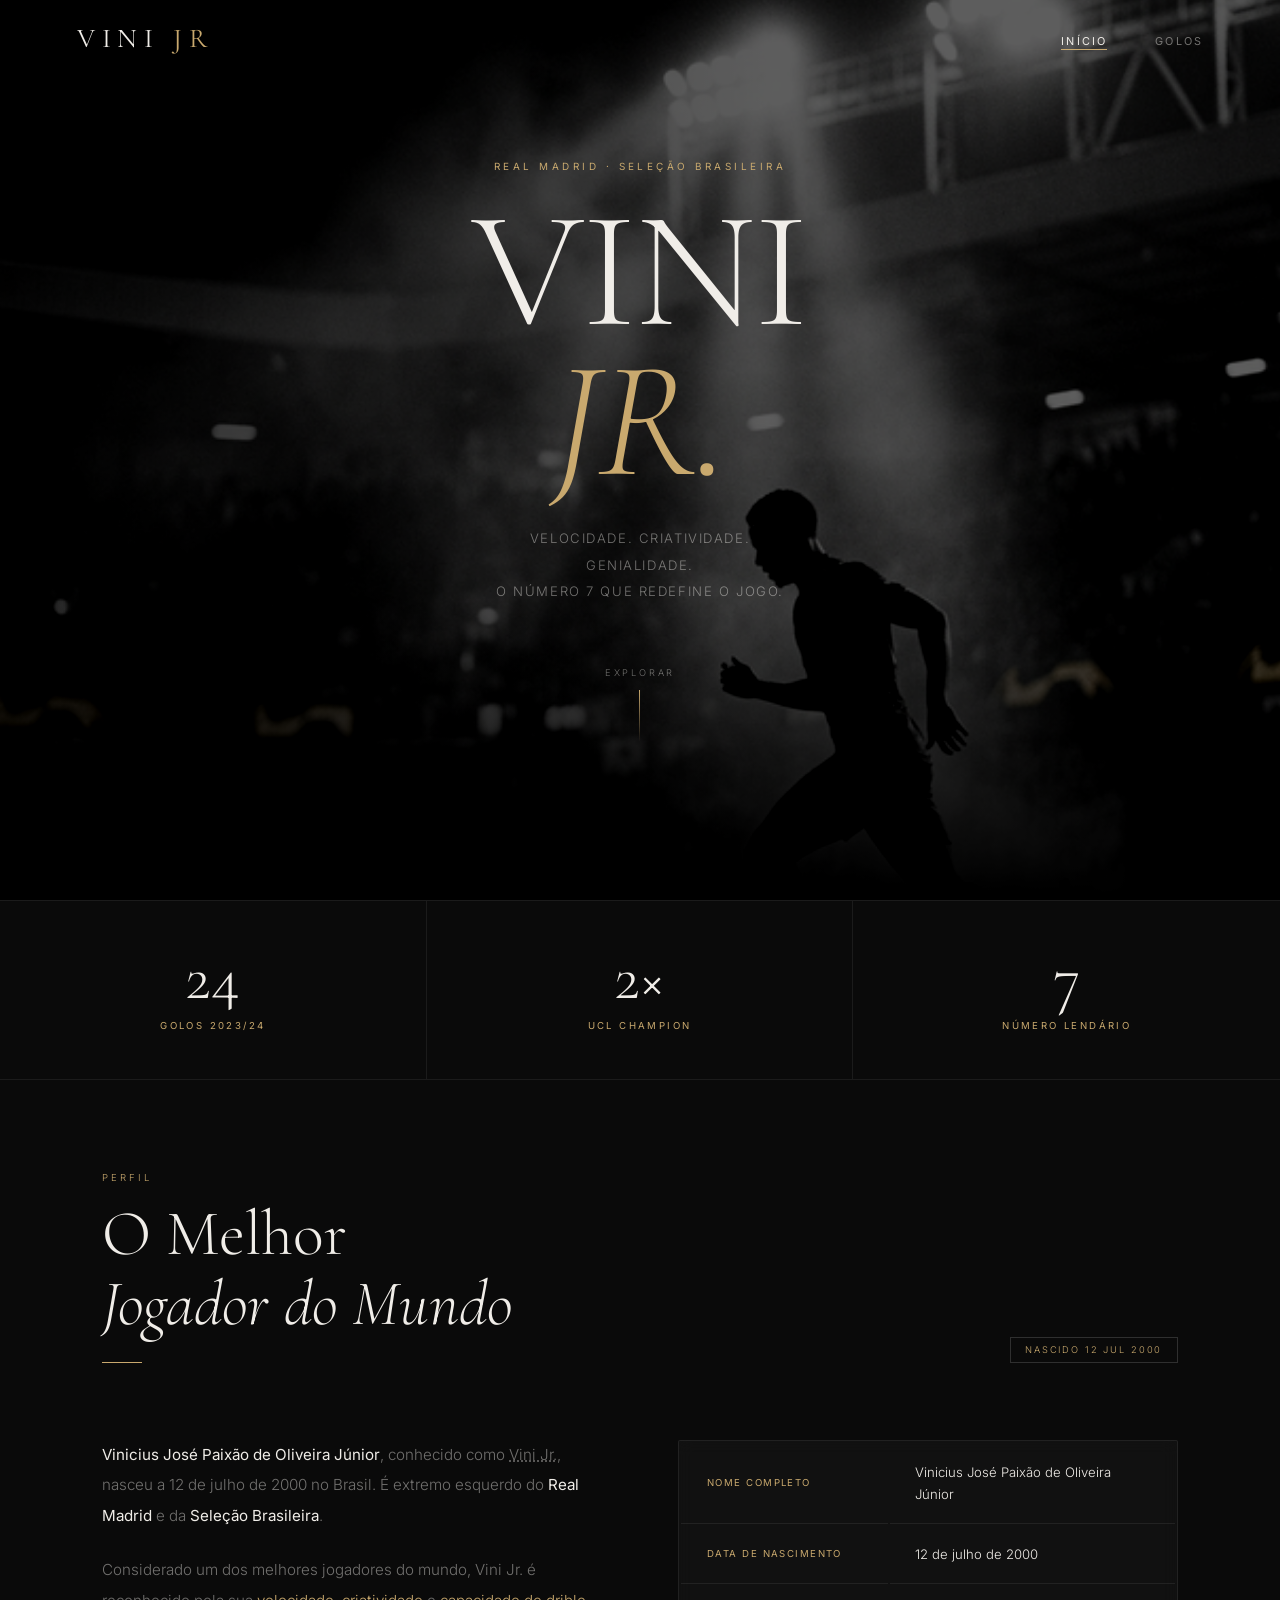
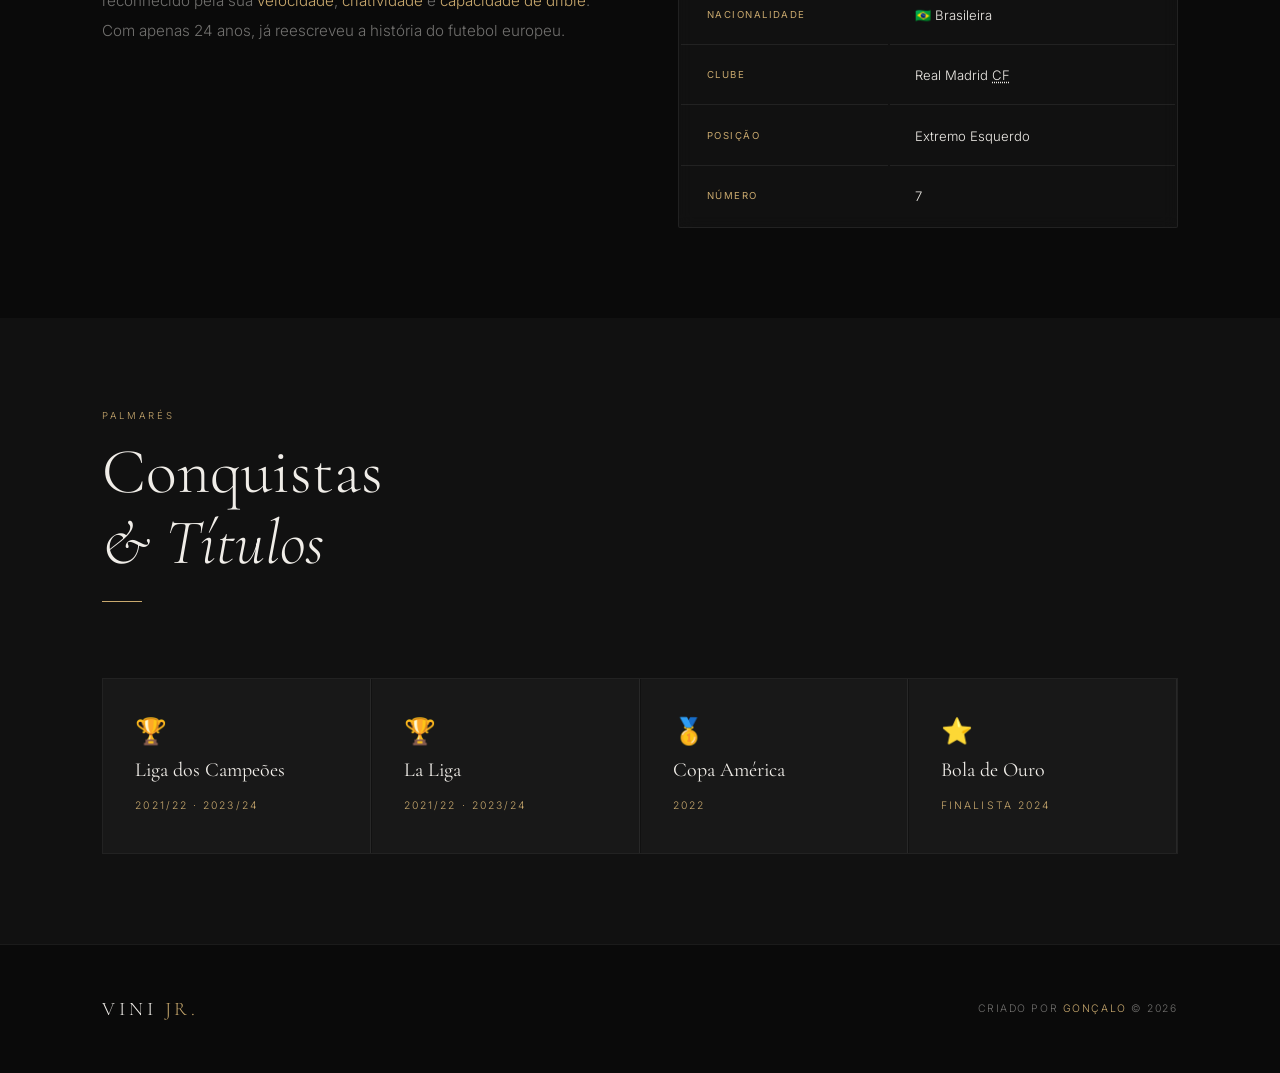
<file: index.html>
<!DOCTYPE html>

<html lang="pt">

<head>
    <meta charset="UTF-8">
    <meta name="viewport" content="width=device-width, initial-scale=1.0">
    <meta name="description"
        content="Site dedicado a Vinicius Jr., o melhor jogador do mundo. Golos, dribles e muito mais.">
    <title>Vini Jr. — O Melhor do Mundo</title>
    <link rel="stylesheet" href="style.css">
    <link rel="icon" href="favicon.ico" type="image/x-icon">
</head>

<body>

    <!-- ── NAV ────────────────────────────────────────── -->
    <header class="nav" id="nav">
        <a href="index.html" class="nav__logo">VINI <span>JR</span></a>
        <nav>
            <ul class="nav__links">
                <li><a href="index.html" class="active">Início</a></li>
                <li><a href="golos.html">Golos</a></li>
            </ul>
        </nav>
    </header>

    <main>

        <!-- ── HERO ───────────────────────────────────── -->
        <section class="hero" aria-label="Secção principal">
            <div class="hero__bg" role="img" aria-label="Fotografia cinematográfica de Vini Jr."></div>
            <div class="hero__content">
                <p class="hero__eyebrow">Real Madrid · Seleção Brasileira</p>
                <h1 class="hero__title">VINI<br><em>JR.</em></h1>
                <p class="hero__sub">Velocidade. Criatividade. Genialidade.<br>O número 7 que redefine o jogo.</p>
                <a href="#bio" class="hero__scroll" aria-label="Rolar para baixo">
                    <span>Explorar</span>
                    <div class="scroll-line"></div>
                </a>
            </div>
        </section>

        <!-- ── STAT BAR ────────────────────────────────── -->
        <div class="stat-bar" role="region" aria-label="Estatísticas">
            <div class="stat-bar__item reveal">
                <div class="stat-bar__num">24</div>
                <div class="stat-bar__label">Golos 2023/24</div>
            </div>
            <div class="stat-bar__item reveal reveal--d1">
                <div class="stat-bar__num">2×</div>
                <div class="stat-bar__label">UCL Champion</div>
            </div>
            <div class="stat-bar__item reveal reveal--d2">
                <div class="stat-bar__num">7</div>
                <div class="stat-bar__label">Número Lendário</div>
            </div>
        </div>

        <!-- ── BIO ─────────────────────────────────────── -->
        <section class="section" id="bio">
            <div class="section__header reveal">
                <div>
                    <p class="section__eyebrow">Perfil</p>
                    <h2 class="section__title">O Melhor<br><em>Jogador do Mundo</em></h2>
                    <div class="section__rule"></div>
                </div>
                <span class="tag">Nascido 12 Jul 2000</span>
            </div>

            <div class="bio">
                <div class="bio__text reveal reveal--d1">
                    <p>
                        <strong>Vinicius José Paixão de Oliveira Júnior</strong>, conhecido como
                        <abbr title="Vinicius Junior">Vini Jr.</abbr>,
                        nasceu a <time datetime="2000-07-12">12 de julho de 2000</time> no Brasil.
                        É extremo esquerdo do <strong>Real Madrid</strong> e da <strong>Seleção Brasileira</strong>.
                    </p>
                    <p>
                        Considerado um dos melhores jogadores do mundo, Vini Jr. é reconhecido pela sua
                        <em>velocidade</em>, <em>criatividade</em> e <em>capacidade de drible</em>.
                        Com apenas 24 anos, já reescreveu a história do futebol europeu.
                    </p>
                </div>

                <!-- Ficha do Jogador -->
                <div class="reveal reveal--d2">
                    <table class="player-card">
                        <caption>Ficha do Jogador</caption>
                        <tbody>
                            <tr>
                                <th scope="row">Nome completo</th>
                                <td>Vinicius José Paixão de Oliveira Júnior</td>
                            </tr>
                            <tr>
                                <th scope="row">Data de nascimento</th>
                                <td><time datetime="2000-07-12">12 de julho de 2000</time></td>
                            </tr>
                            <tr>
                                <th scope="row">Nacionalidade</th>
                                <td>🇧🇷 Brasileira</td>
                            </tr>
                            <tr>
                                <th scope="row">Clube</th>
                                <td>Real Madrid <abbr title="Clube de Futebol">CF</abbr></td>
                            </tr>
                            <tr>
                                <th scope="row">Posição</th>
                                <td>Extremo Esquerdo</td>
                            </tr>
                            <tr>
                                <th scope="row">Número</th>
                                <td>7</td>
                            </tr>
                        </tbody>
                    </table>
                </div>
            </div>
        </section>

        <!-- ── CONQUISTAS ──────────────────────────────── -->
        <section class="section section--alt" id="conquistas">
            <div class="section__header reveal">
                <div>
                    <p class="section__eyebrow">Palmarés</p>
                    <h2 class="section__title">Conquistas<br><em>& Títulos</em></h2>
                    <div class="section__rule"></div>
                </div>
            </div>

            <div class="trophies">
                <div class="trophy-item reveal">
                    <div class="trophy-item__icon">🏆</div>
                    <div class="trophy-item__title">Liga dos Campeões</div>
                    <div class="trophy-item__year">
                        <time datetime="2022">2021/22</time> · <time datetime="2024">2023/24</time>
                    </div>
                </div>
                <div class="trophy-item reveal reveal--d1">
                    <div class="trophy-item__icon">🏆</div>
                    <div class="trophy-item__title">La Liga</div>
                    <div class="trophy-item__year">
                        <time datetime="2022">2021/22</time> · <time datetime="2024">2023/24</time>
                    </div>
                </div>
                <div class="trophy-item reveal reveal--d2">
                    <div class="trophy-item__icon">🥇</div>
                    <div class="trophy-item__title">Copa América</div>
                    <div class="trophy-item__year"><time datetime="2022">2022</time></div>
                </div>
                <div class="trophy-item reveal reveal--d3">
                    <div class="trophy-item__icon">⭐</div>
                    <div class="trophy-item__title">Bola de Ouro</div>
                    <div class="trophy-item__year">Finalista <time datetime="2024">2024</time></div>
                </div>
            </div>
        </section>

    </main>

    <!-- ── FOOTER ──────────────────────────────────────── -->
    <footer class="footer">
        <div class="footer__logo">Vini <span style="color:var(--clr-gold)">Jr.</span></div>
        <p class="footer__copy">
            Criado por <span>Gonçalo</span> &copy; <time datetime="2026">2026</time>
        </p>
    </footer>

    <!-- ── SCRIPTS ─────────────────────────────────────── -->
    <script>
        // Nav scroll effect
        const nav = document.getElementById('nav');
        window.addEventListener('scroll', () => {
            nav.classList.toggle('scrolled', window.scrollY > 40);
        }, { passive: true });

        // Reveal on scroll
        const reveals = document.querySelectorAll('.reveal');
        const io = new IntersectionObserver(
            (entries) => entries.forEach(e => {
                if (e.isIntersecting) { e.target.classList.add('visible'); io.unobserve(e.target); }
            }),
            { threshold: 0.12 }
        );
        reveals.forEach(el => io.observe(el));
    </script>

</body>

</html>
</file>
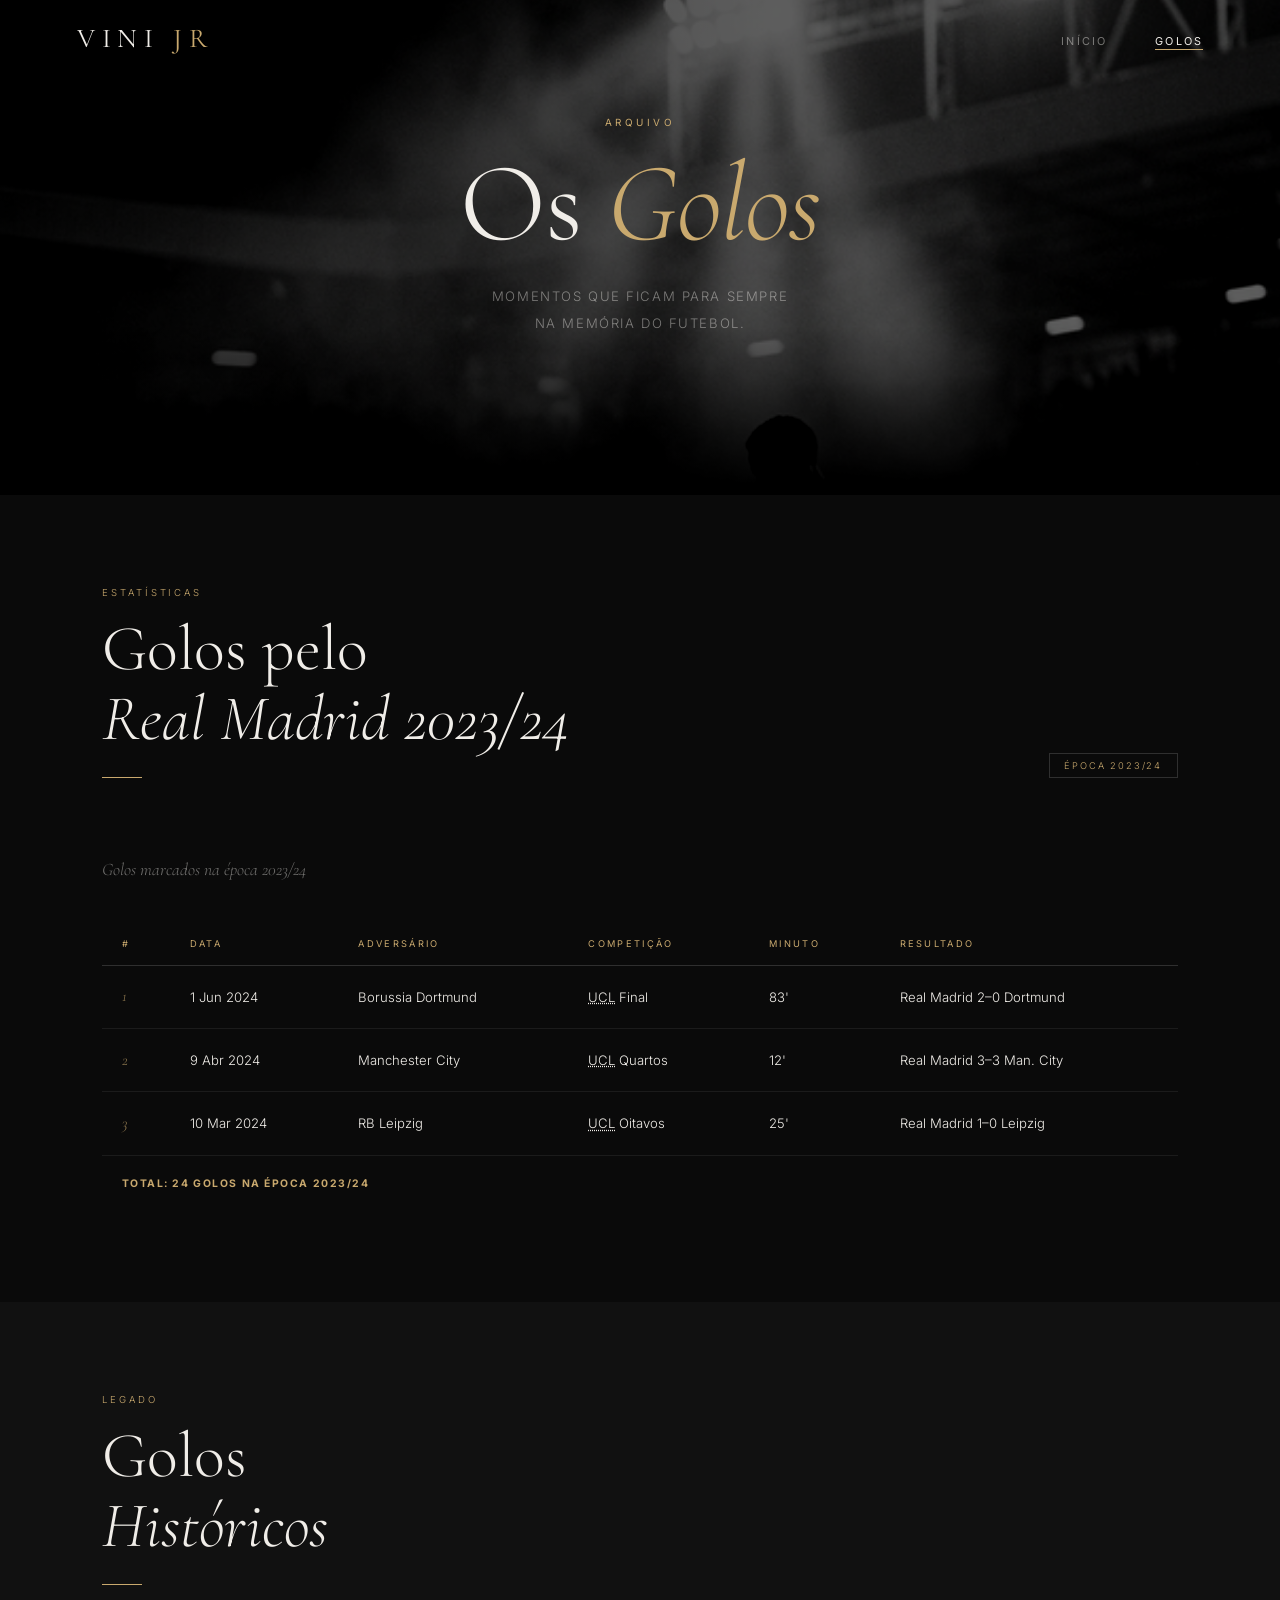
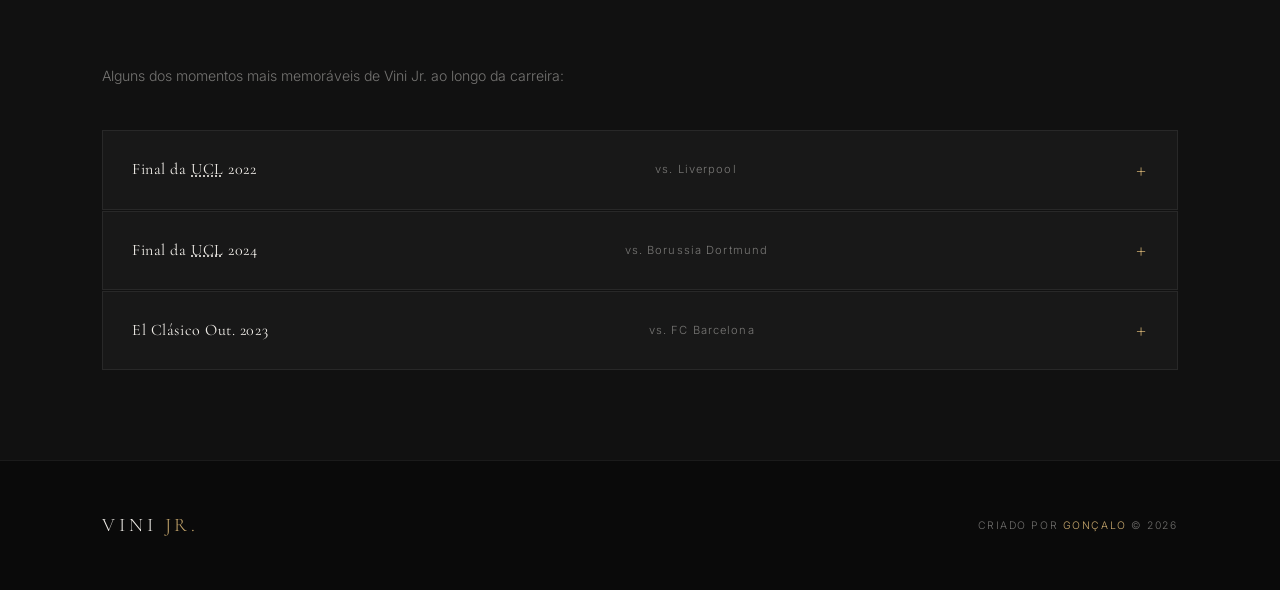
<file: golos.html>
<!DOCTYPE html>

<html lang="pt">

<head>
    <meta charset="UTF-8">
    <meta name="viewport" content="width=device-width, initial-scale=1.0">
    <meta name="description"
        content="Lista completa de golos de Vinicius Jr. pelo Real Madrid e pela Seleção Brasileira.">
    <title>Golos de Vini Jr. — Arquivo</title>
    <link rel="stylesheet" href="style.css">
    <link rel="icon" href="favicon.ico" type="image/x-icon">
</head>

<body>

    <!-- ── NAV ────────────────────────────────────────── -->
    <header class="nav" id="nav">
        <a href="index.html" class="nav__logo">VINI <span>JR</span></a>
        <nav>
            <ul class="nav__links">
                <li><a href="index.html">Início</a></li>
                <li><a href="golos.html" class="active">Golos</a></li>
            </ul>
        </nav>
    </header>

    <main>

        <!-- ── PAGE HERO ──────────────────────────────── -->
        <section class="hero" style="height:55svh; min-height:380px;" aria-label="Arquivo de golos">
            <div class="hero__bg" role="img" aria-label="Background cinematográfico"></div>
            <div class="hero__content" style="animation: fadeUp 1s ease both;">
                <p class="hero__eyebrow">Arquivo</p>
                <h1 class="hero__title" style="font-size: clamp(3rem, 9vw, 7rem);">Os <em>Golos</em></h1>
                <p class="hero__sub">Momentos que ficam para sempre na memória do futebol.</p>
            </div>
        </section>

        <!-- ── GOALS TABLE ────────────────────────────── -->
        <section class="section" id="golos-tabela">
            <div class="section__header reveal">
                <div>
                    <p class="section__eyebrow">Estatísticas</p>
                    <h2 class="section__title">Golos pelo<br><em>Real Madrid 2023/24</em></h2>
                    <div class="section__rule"></div>
                </div>
                <span class="tag">Época 2023/24</span>
            </div>

            <div class="reveal reveal--d1" style="overflow-x:auto;">
                <table class="goals-table">
                    <caption>Golos marcados na época 2023/24</caption>
                    <thead>
                        <tr>
                            <th scope="col">#</th>
                            <th scope="col">Data</th>
                            <th scope="col">Adversário</th>
                            <th scope="col">Competição</th>
                            <th scope="col">Minuto</th>
                            <th scope="col">Resultado</th>
                        </tr>
                    </thead>
                    <tbody>
                        <tr>
                            <td><span class="goal-nr">1</span></td>
                            <td><time datetime="2024-06-01">1 Jun 2024</time></td>
                            <td>Borussia Dortmund</td>
                            <td><abbr title="Liga dos Campeões da UEFA">UCL</abbr> Final</td>
                            <td>83'</td>
                            <td>Real Madrid 2&ndash;0 Dortmund</td>
                        </tr>
                        <tr>
                            <td><span class="goal-nr">2</span></td>
                            <td><time datetime="2024-04-09">9 Abr 2024</time></td>
                            <td>Manchester City</td>
                            <td><abbr title="Liga dos Campeões da UEFA">UCL</abbr> Quartos</td>
                            <td>12'</td>
                            <td>Real Madrid 3&ndash;3 Man. City</td>
                        </tr>
                        <tr>
                            <td><span class="goal-nr">3</span></td>
                            <td><time datetime="2024-03-10">10 Mar 2024</time></td>
                            <td>RB Leipzig</td>
                            <td><abbr title="Liga dos Campeões da UEFA">UCL</abbr> Oitavos</td>
                            <td>25'</td>
                            <td>Real Madrid 1&ndash;0 Leipzig</td>
                        </tr>
                    </tbody>
                    <tfoot>
                        <tr>
                            <td colspan="6"><strong>Total: 24 golos na época 2023/24</strong></td>
                        </tr>
                    </tfoot>
                </table>
            </div>
        </section>

        <!-- ── HISTORIC GOALS ──────────────────────────── -->
        <section class="section section--alt" id="golos-historicos">
            <div class="section__header reveal">
                <div>
                    <p class="section__eyebrow">Legado</p>
                    <h2 class="section__title">Golos<br><em>Históricos</em></h2>
                    <div class="section__rule"></div>
                </div>
            </div>

            <p class="reveal reveal--d1"
                style="color:var(--clr-muted); font-size:0.88rem; margin-bottom:2.5rem; max-width:55ch; line-height:2;">
                Alguns dos momentos mais memoráveis de Vini Jr. ao longo da carreira:
            </p>

            <ol class="historic-list reveal reveal--d2">
                <li>
                    <details>
                        <summary>
                            <strong>Final da <abbr title="Liga dos Campeões">UCL</abbr> 2022</strong>
                            <span style="font-size:0.7rem;color:var(--clr-muted);letter-spacing:.1em;">vs.
                                Liverpool</span>
                        </summary>
                        <div class="detail-body">
                            Golo solitário que deu o título europeu ao Real Madrid. Remate cruzado ao segundo
                            poste no minuto <time datetime="PT59M">59'</time>. Um golo que o imortalizou.
                        </div>
                    </details>
                </li>
                <li>
                    <details>
                        <summary>
                            <strong>Final da <abbr title="Liga dos Campeões">UCL</abbr> 2024</strong>
                            <span style="font-size:0.7rem;color:var(--clr-muted);letter-spacing:.1em;">vs. Borussia
                                Dortmund</span>
                        </summary>
                        <div class="detail-body">
                            Golo de cabeça no minuto <time datetime="PT83M">83'</time> que selou o segundo
                            título europeu consecutivo. A confirmação de uma geração dourada.
                        </div>
                    </details>
                </li>
                <li>
                    <details>
                        <summary>
                            <strong>El Clásico <time datetime="2023-10">Out. 2023</time></strong>
                            <span style="font-size:0.7rem;color:var(--clr-muted);letter-spacing:.1em;">vs. FC
                                Barcelona</span>
                        </summary>
                        <div class="detail-body">
                            Drible e finalização de marca maior no clássico espanhol. Um golo que deixou o
                            Camp Nou em silêncio e o mundo a aplaudir.
                        </div>
                    </details>
                </li>
            </ol>
        </section>

    </main>

    <!-- ── FOOTER ──────────────────────────────────────── -->
    <footer class="footer">
        <div class="footer__logo">Vini <span style="color:var(--clr-gold)">Jr.</span></div>
        <p class="footer__copy">
            Criado por <span>Gonçalo</span> &copy; <time datetime="2026">2026</time>
        </p>
    </footer>

    <!-- ── SCRIPTS ─────────────────────────────────────── -->
    <script>
        // Nav scroll effect
        const nav = document.getElementById('nav');
        window.addEventListener('scroll', () => {
            nav.classList.toggle('scrolled', window.scrollY > 40);
        }, { passive: true });

        // Reveal on scroll
        const reveals = document.querySelectorAll('.reveal');
        const io = new IntersectionObserver(
            (entries) => entries.forEach(e => {
                if (e.isIntersecting) { e.target.classList.add('visible'); io.unobserve(e.target); }
            }),
            { threshold: 0.12 }
        );
        reveals.forEach(el => io.observe(el));
    </script>

</body>

</html>
</file>
<file: style.css>
/* ============================================================
   IRON VELVET — Design System
   Vini Jr. Editorial Site
   ============================================================ */

@import url('https://fonts.googleapis.com/css2?family=Cormorant+Garamond:ital,wght@0,300;0,400;0,500;0,600;1,300;1,400&family=Inter:wght@200;300;400;500&display=swap');

/* ── TOKENS ─────────────────────────────────────────────── */
:root {
    --clr-void: #0a0a0a;
    --clr-dark: #111111;
    --clr-surface: #181818;
    --clr-border: rgba(255, 255, 255, 0.07);
    --clr-border-hi: rgba(255, 255, 255, 0.15);
    --clr-off-white: #f0ede8;
    --clr-muted: rgba(240, 237, 232, 0.45);
    --clr-gold: #c9a96e;
    --clr-gold-dim: rgba(201, 169, 110, 0.18);
    --clr-glass-bg: rgba(255, 255, 255, 0.03);
    --clr-glass-hover: rgba(255, 255, 255, 0.055);

    --font-serif: 'Cormorant Garamond', Georgia, serif;
    --font-sans: 'Inter', system-ui, sans-serif;

    --nav-h: 80px;
    --ease-out: cubic-bezier(0.16, 1, 0.3, 1);
}

/* ── RESET ───────────────────────────────────────────────── */
*,
*::before,
*::after {
    box-sizing: border-box;
    margin: 0;
    padding: 0;
}

html {
    scroll-behavior: smooth;
}

body {
    background-color: var(--clr-void);
    color: var(--clr-off-white);
    font-family: var(--font-sans);
    font-weight: 300;
    font-size: 15px;
    line-height: 1.7;
    -webkit-font-smoothing: antialiased;
    overflow-x: hidden;
}

img {
    display: block;
    max-width: 100%;
}

a {
    text-decoration: none;
    color: inherit;
}

ul,
ol {
    list-style: none;
}

/* ── SCROLLBAR ───────────────────────────────────────────── */
::-webkit-scrollbar {
    width: 3px;
}

::-webkit-scrollbar-track {
    background: var(--clr-void);
}

::-webkit-scrollbar-thumb {
    background: var(--clr-gold);
    border-radius: 2px;
}

/* ── NAVIGATION ─────────────────────────────────────────── */
.nav {
    position: fixed;
    top: 0;
    left: 0;
    right: 0;
    z-index: 100;
    height: var(--nav-h);
    display: flex;
    align-items: center;
    justify-content: space-between;
    padding: 0 clamp(2rem, 6vw, 6rem);
    border-bottom: 1px solid transparent;
    transition: border-color 0.4s, background 0.4s;
}

.nav.scrolled {
    border-bottom-color: var(--clr-border);
    background: rgba(10, 10, 10, 0.82);
    backdrop-filter: blur(20px);
    -webkit-backdrop-filter: blur(20px);
}

.nav__logo {
    font-family: var(--font-serif);
    font-size: 1.7rem;
    font-weight: 400;
    letter-spacing: 0.25em;
    color: var(--clr-off-white);
    text-transform: uppercase;
}

.nav__logo span {
    color: var(--clr-gold);
}

.nav__links {
    display: flex;
    gap: 3rem;
    align-items: center;
}

.nav__links a {
    font-size: 0.68rem;
    font-weight: 400;
    letter-spacing: 0.2em;
    text-transform: uppercase;
    color: var(--clr-muted);
    position: relative;
    padding-bottom: 2px;
    transition: color 0.3s var(--ease-out);
}

.nav__links a::after {
    content: '';
    position: absolute;
    bottom: 0;
    left: 0;
    width: 0;
    height: 1px;
    background: var(--clr-gold);
    transition: width 0.35s var(--ease-out);
}

.nav__links a:hover,
.nav__links a.active {
    color: var(--clr-off-white);
}

.nav__links a:hover::after,
.nav__links a.active::after {
    width: 100%;
}

/* ── HERO ────────────────────────────────────────────────── */
.hero {
    position: relative;
    height: 100svh;
    min-height: 620px;
    display: grid;
    place-items: center;
    overflow: hidden;
}

.hero__bg {
    position: absolute;
    inset: 0;
    background-image: url('hero.png');
    background-size: cover;
    background-position: center 20%;
    filter: brightness(0.38) contrast(1.1);
    transform: scale(1.06);
    transition: transform 8s ease;
}

.hero:hover .hero__bg {
    transform: scale(1.0);
}

/* gradient veil */
.hero__bg::after {
    content: '';
    position: absolute;
    inset: 0;
    background:
        linear-gradient(to top, var(--clr-void) 0%, transparent 35%),
        linear-gradient(to right, rgba(10, 10, 10, 0.5) 0%, transparent 60%);
}

.hero__content {
    position: relative;
    z-index: 2;
    text-align: center;
    padding: 0 clamp(1.5rem, 5vw, 4rem);
    animation: fadeUp 1.2s var(--ease-out) both;
}

.hero__eyebrow {
    font-family: var(--font-sans);
    font-size: 0.62rem;
    font-weight: 400;
    letter-spacing: 0.35em;
    text-transform: uppercase;
    color: var(--clr-gold);
    margin-bottom: 1.4rem;
}

.hero__title {
    font-family: var(--font-serif);
    font-size: clamp(4.5rem, 13vw, 11rem);
    font-weight: 300;
    line-height: 0.9;
    letter-spacing: -0.01em;
    color: var(--clr-off-white);
    margin-bottom: 1.8rem;
}

.hero__title em {
    font-style: italic;
    color: var(--clr-gold);
}

.hero__sub {
    font-size: 0.82rem;
    font-weight: 300;
    letter-spacing: 0.12em;
    color: var(--clr-muted);
    max-width: 38ch;
    margin: 0 auto 2.8rem;
    line-height: 2;
    text-transform: uppercase;
}

.hero__scroll {
    display: inline-flex;
    flex-direction: column;
    align-items: center;
    gap: 0.6rem;
    margin-top: 1rem;
    cursor: pointer;
}

.hero__scroll span {
    font-size: 0.58rem;
    letter-spacing: 0.3em;
    text-transform: uppercase;
    color: var(--clr-muted);
}

.scroll-line {
    width: 1px;
    height: 52px;
    background: linear-gradient(to bottom, var(--clr-gold), transparent);
    animation: scrollPulse 2s ease-in-out infinite;
}

/* ── STAT BAR ────────────────────────────────────────────── */
.stat-bar {
    display: grid;
    grid-template-columns: repeat(3, 1fr);
    border-top: 1px solid var(--clr-border);
    border-bottom: 1px solid var(--clr-border);
}

.stat-bar__item {
    padding: 2.8rem clamp(1.5rem, 4vw, 4rem);
    text-align: center;
    border-right: 1px solid var(--clr-border);
    transition: background 0.4s;
}

.stat-bar__item:last-child {
    border-right: none;
}

.stat-bar__item:hover {
    background: var(--clr-glass-hover);
}

.stat-bar__num {
    font-family: var(--font-serif);
    font-size: clamp(2.8rem, 5vw, 4.5rem);
    font-weight: 300;
    color: var(--clr-off-white);
    line-height: 1;
}

.stat-bar__label {
    font-size: 0.6rem;
    font-weight: 400;
    letter-spacing: 0.25em;
    text-transform: uppercase;
    color: var(--clr-gold);
    margin-top: 0.5rem;
}

/* ── LAYOUT WRAPPERS ─────────────────────────────────────── */
.section {
    padding: clamp(5rem, 10vh, 9rem) clamp(2rem, 8vw, 8rem);
}

.section--alt {
    background: var(--clr-dark);
}

.section__header {
    display: flex;
    align-items: flex-end;
    justify-content: space-between;
    margin-bottom: clamp(3rem, 6vw, 5rem);
    gap: 2rem;
    flex-wrap: wrap;
}

.section__eyebrow {
    font-size: 0.6rem;
    letter-spacing: 0.3em;
    text-transform: uppercase;
    color: var(--clr-gold);
    margin-bottom: 0.8rem;
}

.section__title {
    font-family: var(--font-serif);
    font-size: clamp(2.4rem, 5vw, 4rem);
    font-weight: 300;
    line-height: 1.1;
    color: var(--clr-off-white);
}

.section__title em {
    font-style: italic;
}

.section__rule {
    width: 40px;
    height: 1px;
    background: var(--clr-gold);
    margin-top: 1.4rem;
}

/* ── BIO BLOCK ───────────────────────────────────────────── */
.bio {
    display: grid;
    grid-template-columns: 1fr 1fr;
    gap: clamp(3rem, 6vw, 7rem);
    align-items: start;
}

.bio__text p {
    color: var(--clr-muted);
    font-size: 0.95rem;
    line-height: 2;
    margin-bottom: 1.5rem;
}

.bio__text strong {
    color: var(--clr-off-white);
    font-weight: 400;
}

.bio__text em {
    color: var(--clr-gold);
    font-style: normal;
}

/* ── DATA TABLE (Ficha) ──────────────────────────────────── */
.player-card {
    background: var(--clr-glass-bg);
    border: 1px solid var(--clr-border);
    border-radius: 2px;
    overflow: hidden;
    backdrop-filter: blur(8px);
}

.player-card caption {
    display: none;
    /* accessible, hidden visually */
}

.player-card th,
.player-card td {
    padding: 1.1rem 1.6rem;
    font-size: 0.82rem;
    text-align: left;
    border-bottom: 1px solid var(--clr-border);
}

.player-card tr:last-child th,
.player-card tr:last-child td {
    border-bottom: none;
}

.player-card th {
    font-family: var(--font-sans);
    font-weight: 400;
    letter-spacing: 0.15em;
    text-transform: uppercase;
    font-size: 0.6rem;
    color: var(--clr-gold);
    width: 42%;
}

.player-card td {
    color: var(--clr-off-white);
    font-weight: 300;
}

.player-card tr:hover td,
.player-card tr:hover th {
    background: var(--clr-glass-hover);
}

/* ── CONQUISTAS ──────────────────────────────────────────── */
.trophies {
    display: grid;
    grid-template-columns: repeat(auto-fill, minmax(240px, 1fr));
    gap: 1px;
    border: 1px solid var(--clr-border);
}

.trophy-item {
    padding: 2.4rem 2rem;
    background: var(--clr-surface);
    display: flex;
    flex-direction: column;
    gap: 0.6rem;
    border-right: 1px solid var(--clr-border);
    transition: background 0.3s var(--ease-out), transform 0.3s var(--ease-out);
    position: relative;
    overflow: hidden;
}

.trophy-item::before {
    content: '';
    position: absolute;
    bottom: 0;
    left: 0;
    width: 0;
    height: 1px;
    background: var(--clr-gold);
    transition: width 0.5s var(--ease-out);
}

.trophy-item:hover {
    background: var(--clr-glass-hover);
}

.trophy-item:hover::before {
    width: 100%;
}

.trophy-item__icon {
    font-size: 1.6rem;
    line-height: 1;
}

.trophy-item__title {
    font-family: var(--font-serif);
    font-size: 1.25rem;
    font-weight: 400;
    color: var(--clr-off-white);
}

.trophy-item__year {
    font-size: 0.65rem;
    letter-spacing: 0.2em;
    text-transform: uppercase;
    color: var(--clr-gold);
}

/* ── GOALS TABLE ─────────────────────────────────────────── */
.goals-table {
    width: 100%;
    border-collapse: collapse;
    font-size: 0.82rem;
}

.goals-table caption {
    font-family: var(--font-serif);
    font-size: 1.1rem;
    font-style: italic;
    color: var(--clr-muted);
    text-align: left;
    margin-bottom: 1.2rem;
    padding-bottom: 1.2rem;
}

.goals-table thead th {
    padding: 0.8rem 1.2rem;
    font-size: 0.58rem;
    letter-spacing: 0.25em;
    text-transform: uppercase;
    color: var(--clr-gold);
    font-weight: 400;
    text-align: left;
    border-bottom: 1px solid var(--clr-border-hi);
}

.goals-table tbody td {
    padding: 1.1rem 1.2rem;
    color: var(--clr-off-white);
    font-weight: 300;
    border-bottom: 1px solid var(--clr-border);
    transition: background 0.25s;
}

.goals-table tbody tr:hover td {
    background: var(--clr-glass-hover);
}

.goals-table tfoot td {
    padding: 1.2rem 1.2rem;
    font-size: 0.65rem;
    letter-spacing: 0.15em;
    text-transform: uppercase;
    color: var(--clr-gold);
    border-top: 1px solid var(--clr-border-hi);
    font-weight: 400;
}

/* ── GOAL NR BADGE ───────────────────────────────────────── */
.goal-nr {
    font-family: var(--font-serif);
    font-size: 1rem;
    font-style: italic;
    color: var(--clr-gold);
    opacity: 0.7;
}

/* ── DETAILS / HISTORIC GOALS ────────────────────────────── */
.historic-list {
    display: flex;
    flex-direction: column;
    gap: 1px;
}

.historic-list li {
    list-style: none;
}

details {
    background: var(--clr-glass-bg);
    border: 1px solid var(--clr-border);
    border-radius: 0;
    overflow: hidden;
    transition: border-color 0.3s;
}

details[open] {
    border-color: var(--clr-border-hi);
}

details summary {
    padding: 1.4rem 1.8rem;
    cursor: pointer;
    list-style: none;
    display: flex;
    justify-content: space-between;
    align-items: center;
    gap: 1rem;
    user-select: none;
    color: var(--clr-off-white);
    font-size: 0.85rem;
    letter-spacing: 0.04em;
    transition: background 0.3s;
}

details summary::-webkit-details-marker {
    display: none;
}

details summary::after {
    content: '+';
    font-size: 1.2rem;
    font-weight: 200;
    color: var(--clr-gold);
    transition: transform 0.35s var(--ease-out);
    flex-shrink: 0;
}

details[open] summary::after {
    transform: rotate(45deg);
}

details summary:hover {
    background: var(--clr-glass-hover);
}

details summary strong {
    font-family: var(--font-serif);
    font-weight: 400;
    font-size: 1rem;
}

details .detail-body {
    padding: 0 1.8rem 1.6rem;
    color: var(--clr-muted);
    font-size: 0.85rem;
    line-height: 1.9;
}

/* ── FOOTER ──────────────────────────────────────────────── */
.footer {
    padding: 3rem clamp(2rem, 8vw, 8rem);
    border-top: 1px solid var(--clr-border);
    display: flex;
    align-items: center;
    justify-content: space-between;
    flex-wrap: wrap;
    gap: 1.5rem;
}

.footer__logo {
    font-family: var(--font-serif);
    font-size: 1.2rem;
    letter-spacing: 0.2em;
    text-transform: uppercase;
}

.footer__copy {
    font-size: 0.65rem;
    letter-spacing: 0.15em;
    text-transform: uppercase;
    color: var(--clr-muted);
}

.footer__copy span {
    color: var(--clr-gold);
}

/* ── DIVIDER ─────────────────────────────────────────────── */
.divider {
    width: 100%;
    height: 1px;
    background: var(--clr-border);
    border: none;
}

/* ── ANIMATIONS ──────────────────────────────────────────── */
@keyframes fadeUp {
    from {
        opacity: 0;
        transform: translateY(28px);
    }

    to {
        opacity: 1;
        transform: translateY(0);
    }
}

@keyframes scrollPulse {

    0%,
    100% {
        opacity: 1;
        transform: scaleY(1);
    }

    50% {
        opacity: 0.3;
        transform: scaleY(0.6);
    }
}

/* Reveal on scroll */
.reveal {
    opacity: 0;
    transform: translateY(30px);
    transition: opacity 0.8s var(--ease-out), transform 0.8s var(--ease-out);
}

.reveal.visible {
    opacity: 1;
    transform: translateY(0);
}

.reveal--d1 {
    transition-delay: 0.1s;
}

.reveal--d2 {
    transition-delay: 0.2s;
}

.reveal--d3 {
    transition-delay: 0.3s;
}

.reveal--d4 {
    transition-delay: 0.4s;
}

/* ── TAG / PILL ──────────────────────────────────────────── */
.tag {
    display: inline-block;
    padding: 0.25rem 0.9rem;
    border: 1px solid var(--clr-border-hi);
    font-size: 0.58rem;
    letter-spacing: 0.2em;
    text-transform: uppercase;
    color: var(--clr-gold);
    border-radius: 0;
}

/* ── RESPONSIVE ──────────────────────────────────────────── */
@media (max-width: 900px) {
    .bio {
        grid-template-columns: 1fr;
    }

    .section__header {
        flex-direction: column;
        align-items: flex-start;
    }

    .stat-bar {
        grid-template-columns: 1fr;
    }

    .stat-bar__item {
        border-right: none;
        border-bottom: 1px solid var(--clr-border);
    }

    .stat-bar__item:last-child {
        border-bottom: none;
    }
}

@media (max-width: 600px) {
    .nav__logo {
        font-size: 1.3rem;
    }

    .nav__links {
        gap: 1.6rem;
    }

    .hero__title {
        font-size: clamp(3.5rem, 17vw, 5.5rem);
    }

    .goals-table {
        display: block;
        overflow-x: auto;
    }

    .footer {
        flex-direction: column;
        text-align: center;
    }
}
</file>
